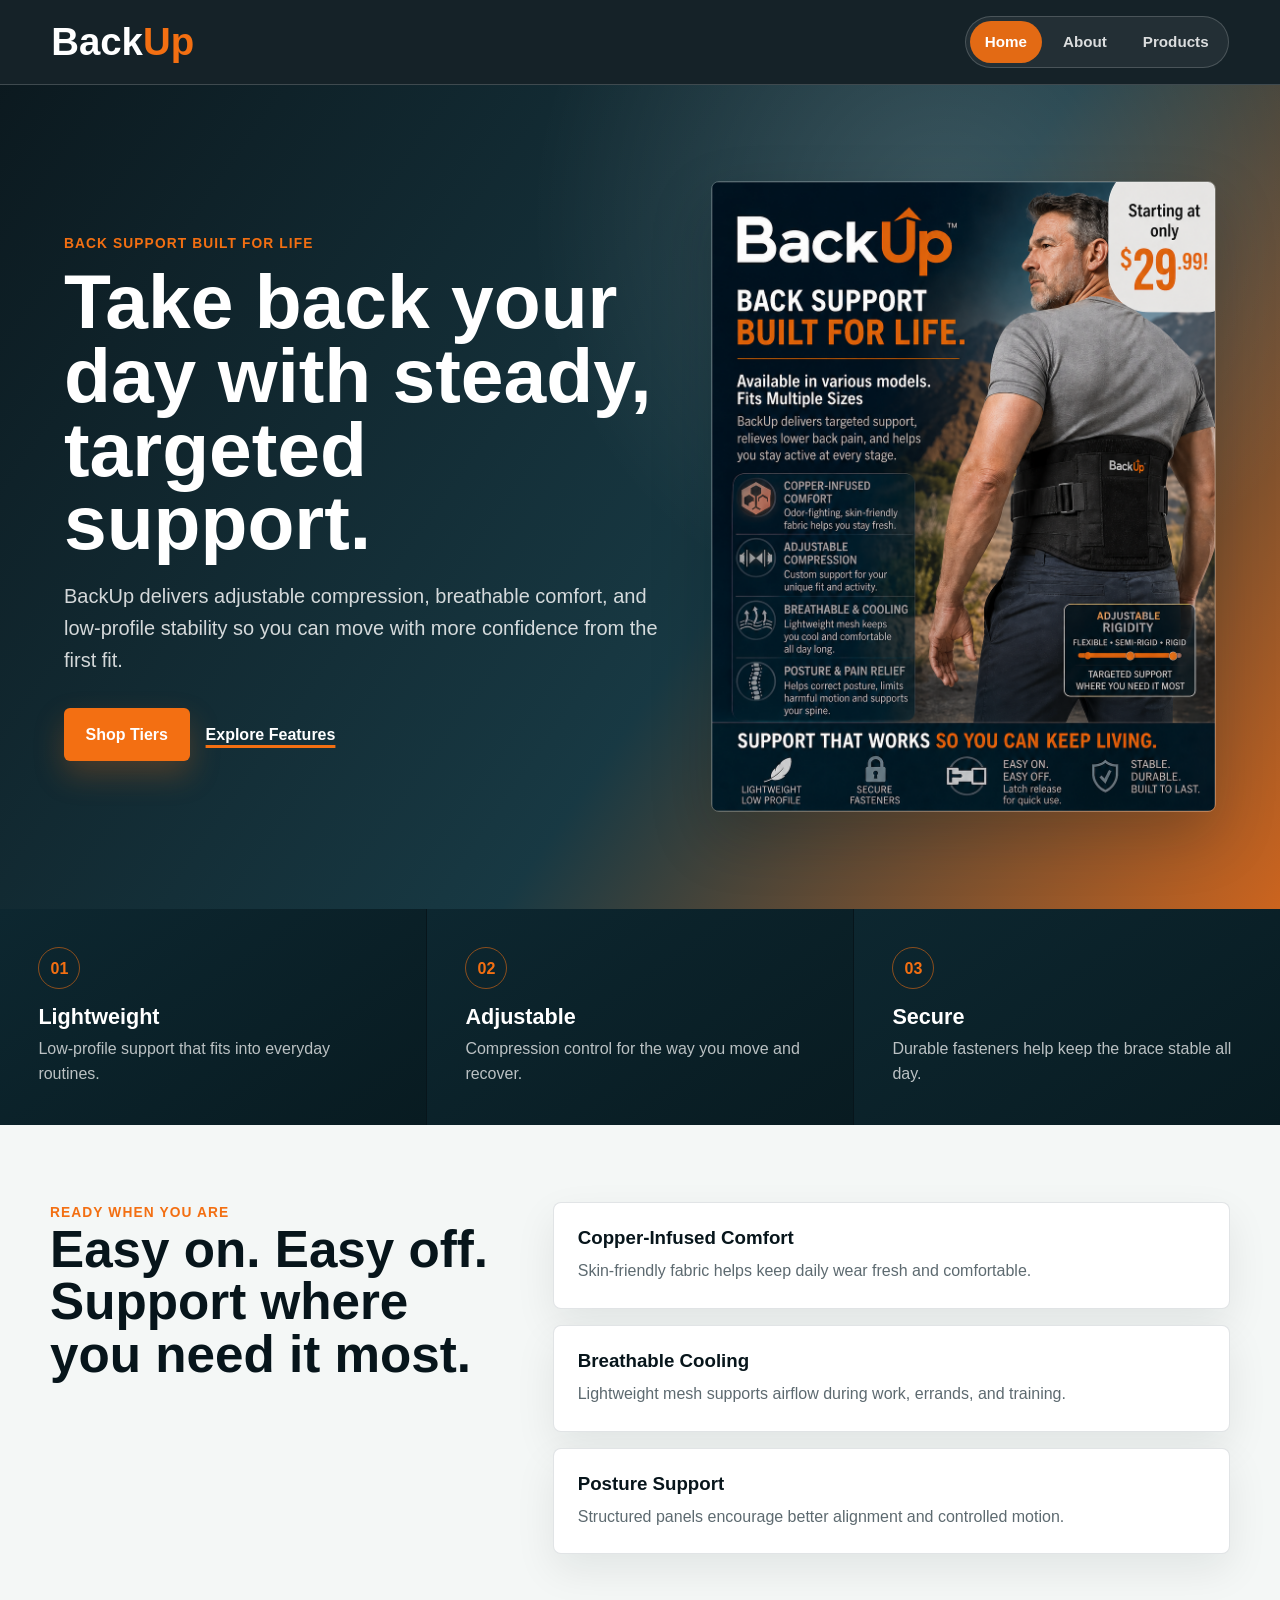
<file: index.html>
<!DOCTYPE html>
<html lang="en">
<head>
    <meta charset="UTF-8">
    <meta name="viewport" content="width=device-width, initial-scale=1.0">
    <meta name="description" content="BackUp back support delivers targeted, adjustable support for active daily living.">
    <link rel="stylesheet" href="style.css">
    <title>BackUp | Back Support Built for Life</title>
</head>
<body>
    <header class="site-header">
        <a class="brand" href="index.html" aria-label="BackUp home">
            <span>Back</span><strong>Up</strong>
        </a>
        <nav class="site-nav" aria-label="Main navigation">
            <a href="index.html" aria-current="page">Home</a>
            <a href="about.html">About</a>
            <a href="buy.html">Products</a>
        </nav>
    </header>

    <main>
        <section class="hero-section">
            <div class="hero-content">
                <p class="eyebrow">Back support built for life</p>
                <h1>Take back your day with steady, targeted support.</h1>
                <p class="hero-copy">BackUp delivers adjustable compression, breathable comfort, and low-profile stability so you can move with more confidence from the first fit.</p>
                <div class="hero-actions">
                    <a href="buy.html" class="cta-button">Shop Tiers</a>
                    <a href="about.html" class="text-link">Explore Features</a>
                </div>
            </div>
            <div class="hero-media" aria-label="BackUp product advertisement">
                <img src="backup-ad.png" alt="BackUp back support advertisement showing product features">
            </div>
        </section>

        <section class="support-strip" aria-label="BackUp advantages">
            <article>
                <span class="strip-icon">01</span>
                <h2>Lightweight</h2>
                <p>Low-profile support that fits into everyday routines.</p>
            </article>
            <article>
                <span class="strip-icon">02</span>
                <h2>Adjustable</h2>
                <p>Compression control for the way you move and recover.</p>
            </article>
            <article>
                <span class="strip-icon">03</span>
                <h2>Secure</h2>
                <p>Durable fasteners help keep the brace stable all day.</p>
            </article>
        </section>

        <section class="feature-section">
            <div>
                <p class="eyebrow">Ready when you are</p>
                <h2>Easy on. Easy off. Support where you need it most.</h2>
            </div>
            <div class="feature-grid">
                <article>
                    <h3>Copper-Infused Comfort</h3>
                    <p>Skin-friendly fabric helps keep daily wear fresh and comfortable.</p>
                </article>
                <article>
                    <h3>Breathable Cooling</h3>
                    <p>Lightweight mesh supports airflow during work, errands, and training.</p>
                </article>
                <article>
                    <h3>Posture Support</h3>
                    <p>Structured panels encourage better alignment and controlled motion.</p>
                </article>
            </div>
        </section>
    </main>
</body>
</html>
</file>
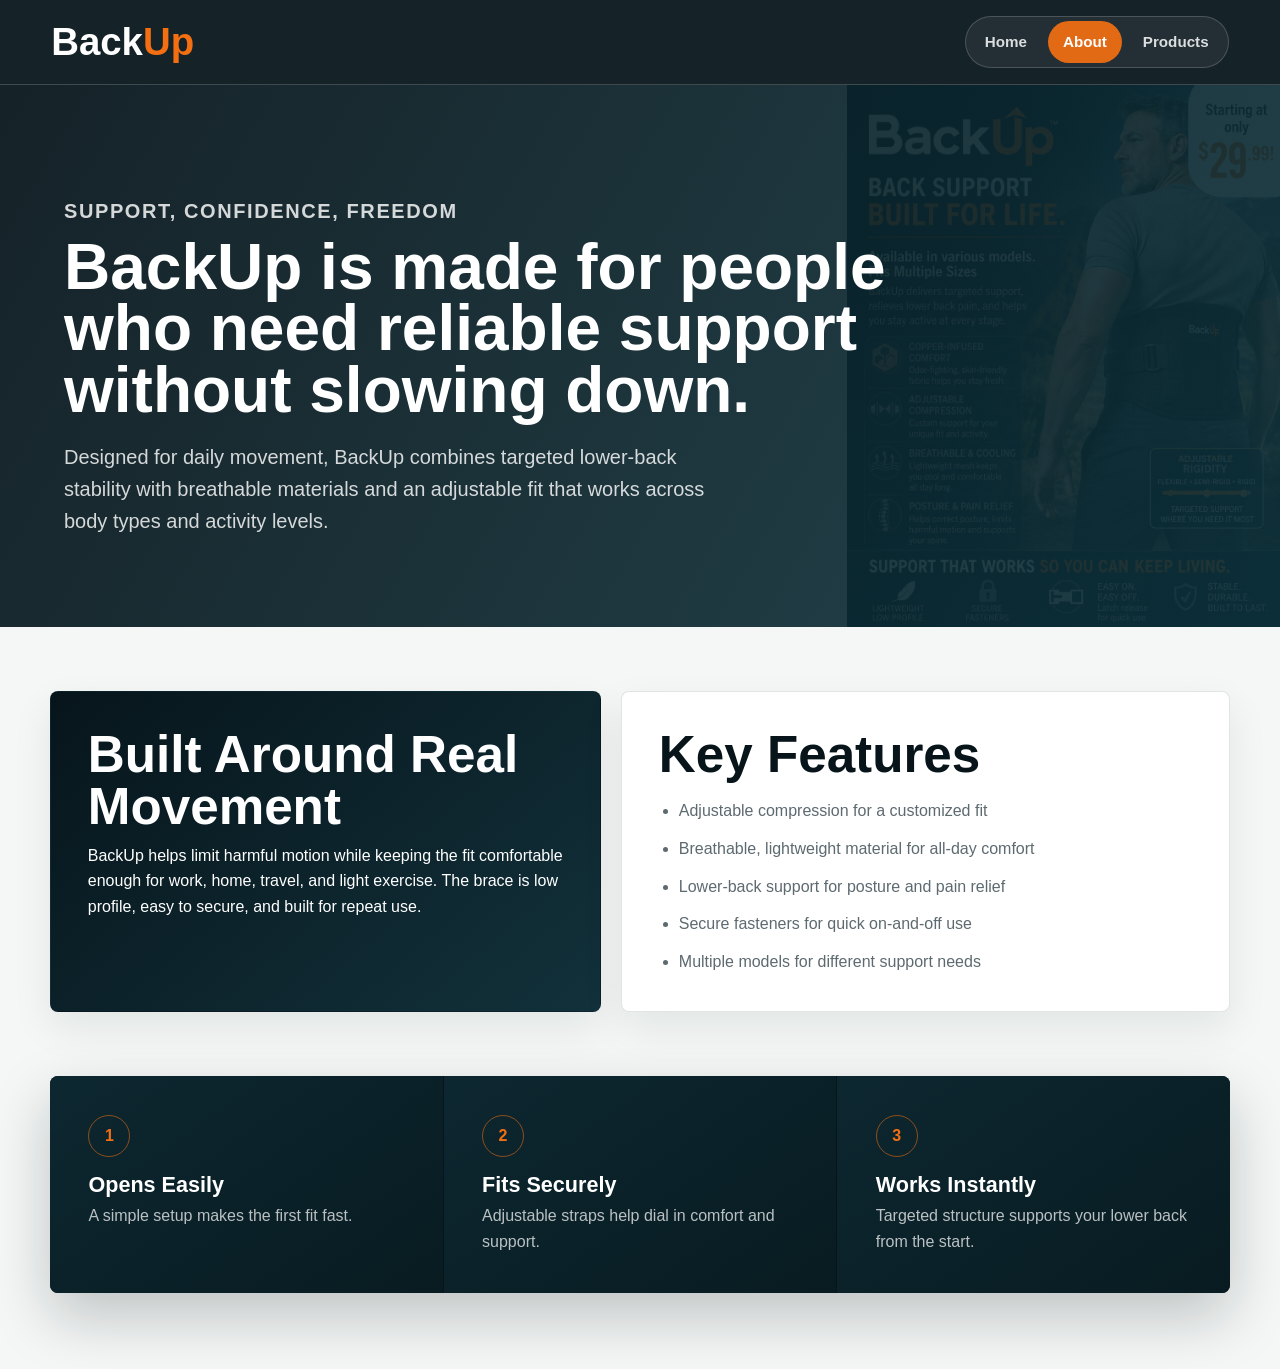
<file: about.html>
<!DOCTYPE html>
<html lang="en">
<head>
    <meta charset="UTF-8">
    <meta name="viewport" content="width=device-width, initial-scale=1.0">
    <meta name="description" content="Learn how BackUp supports posture, movement, and lower back comfort.">
    <link rel="stylesheet" href="style.css">
    <title>About BackUp</title>
</head>
<body>
    <header class="site-header">
        <a class="brand" href="index.html" aria-label="BackUp home">
            <span>Back</span><strong>Up</strong>
        </a>
        <nav class="site-nav" aria-label="Main navigation">
            <a href="index.html">Home</a>
            <a href="about.html" aria-current="page">About</a>
            <a href="buy.html">Products</a>
        </nav>
    </header>

    <main>
        <section class="page-hero compact-hero">
            <p class="eyebrow">Support, confidence, freedom</p>
            <h1>BackUp is made for people who need reliable support without slowing down.</h1>
            <p>Designed for daily movement, BackUp combines targeted lower-back stability with breathable materials and an adjustable fit that works across body types and activity levels.</p>
        </section>

        <section class="about-layout">
            <div class="about-card dark-card">
                <h2>Built Around Real Movement</h2>
                <p>BackUp helps limit harmful motion while keeping the fit comfortable enough for work, home, travel, and light exercise. The brace is low profile, easy to secure, and built for repeat use.</p>
            </div>
            <div class="about-card">
                <h2>Key Features</h2>
                <ul class="feature-list">
                    <li>Adjustable compression for a customized fit</li>
                    <li>Breathable, lightweight material for all-day comfort</li>
                    <li>Lower-back support for posture and pain relief</li>
                    <li>Secure fasteners for quick on-and-off use</li>
                    <li>Multiple models for different support needs</li>
                </ul>
            </div>
        </section>

        <section class="process-band">
            <article>
                <span>1</span>
                <h3>Opens Easily</h3>
                <p>A simple setup makes the first fit fast.</p>
            </article>
            <article>
                <span>2</span>
                <h3>Fits Securely</h3>
                <p>Adjustable straps help dial in comfort and support.</p>
            </article>
            <article>
                <span>3</span>
                <h3>Works Instantly</h3>
                <p>Targeted structure supports your lower back from the start.</p>
            </article>
        </section>
    </main>
</body>
</html>
</file>
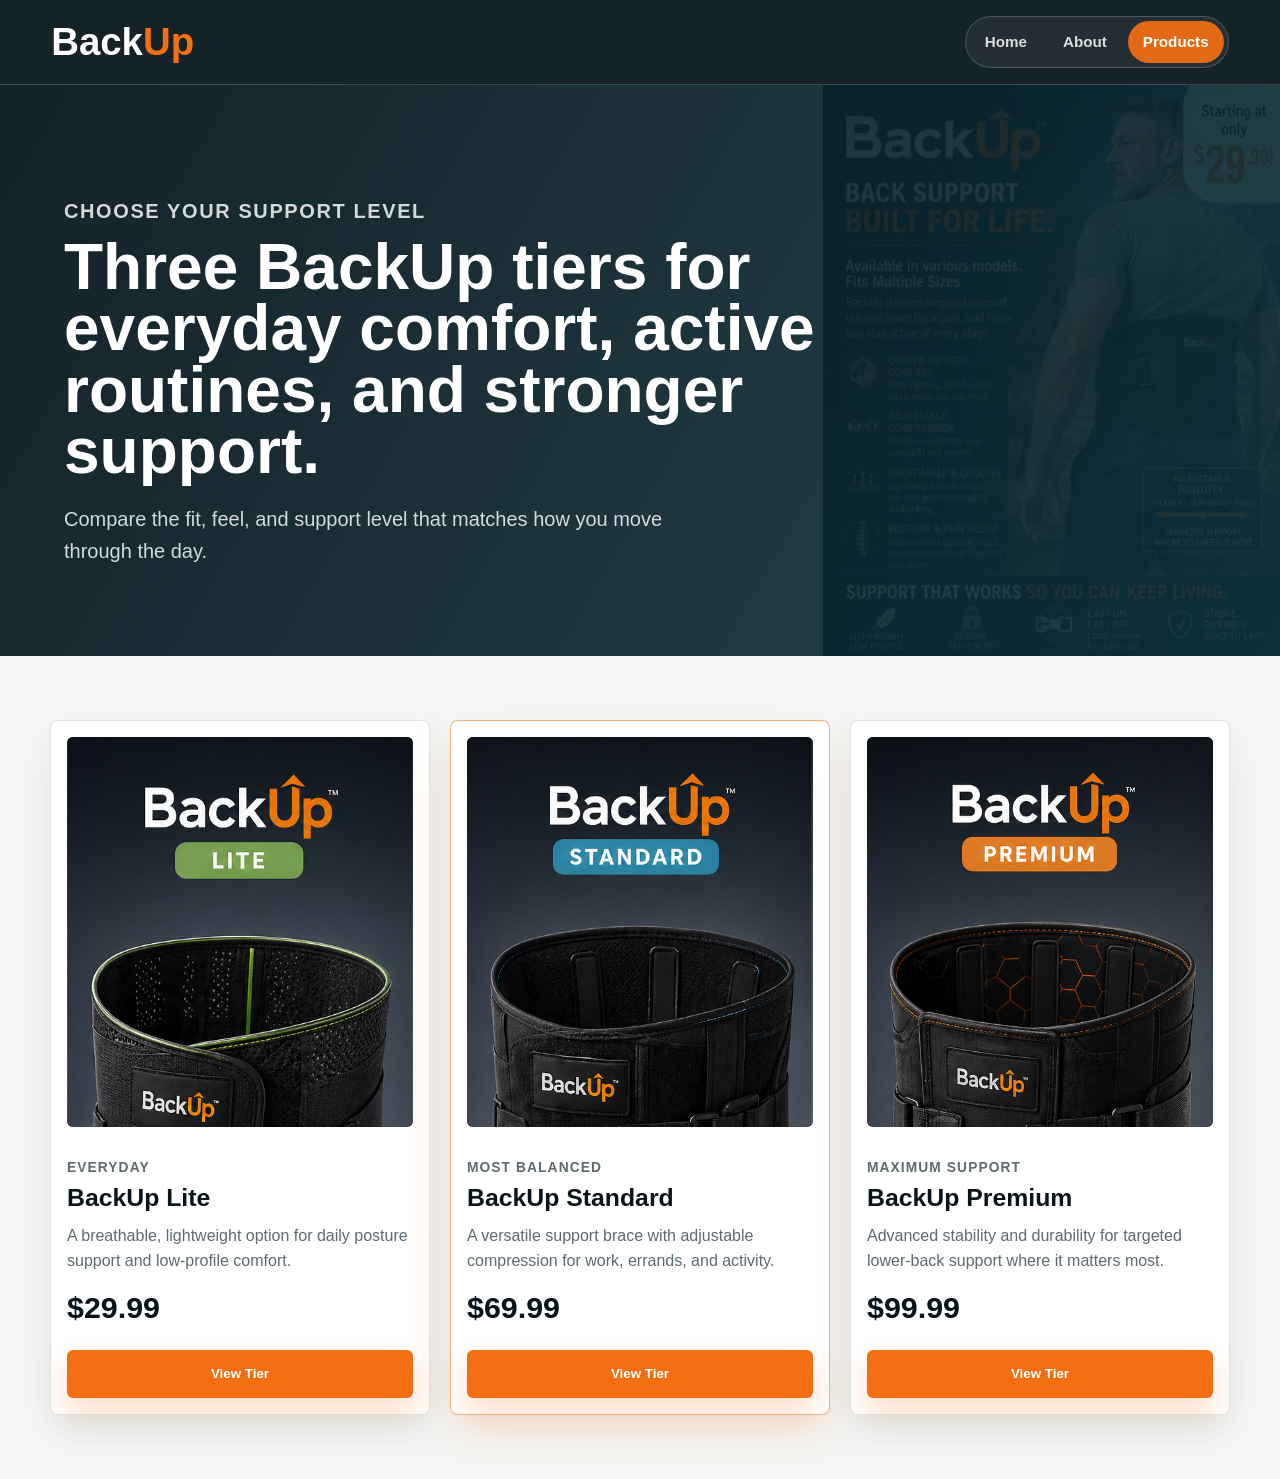
<file: buy.html>
<!DOCTYPE html>
<html lang="en">
<head>
    <meta charset="UTF-8">
    <meta name="viewport" content="width=device-width, initial-scale=1.0">
    <meta name="description" content="Compare BackUp Lite, Standard, and Premium back support tiers.">
    <link rel="stylesheet" href="style.css">
    <title>BackUp Products</title>
</head>
<body>
    <header class="site-header">
        <a class="brand" href="index.html" aria-label="BackUp home">
            <span>Back</span><strong>Up</strong>
        </a>
        <nav class="site-nav" aria-label="Main navigation">
            <a href="index.html">Home</a>
            <a href="about.html">About</a>
            <a href="buy.html" aria-current="page">Products</a>
        </nav>
    </header>

    <main>
        <section class="page-hero product-hero">
            <p class="eyebrow">Choose your support level</p>
            <h1>Three BackUp tiers for everyday comfort, active routines, and stronger support.</h1>
            <p>Compare the fit, feel, and support level that matches how you move through the day.</p>
        </section>

        <section class="grid-container" aria-label="BackUp product tiers">
            <article class="product-card">
                <div class="product-image-slot">
                    <img src="BackUp_Lite.png" alt="BackUp Lite back support brace">
                </div>
                <p class="tier-label">Everyday</p>
                <h2>BackUp Lite</h2>
                <p>A breathable, lightweight option for daily posture support and low-profile comfort.</p>
                <p class="price">$29.99</p>
                <button class="buy-button" type="button" data-tier="lite">View Tier</button>
            </article>
            <article class="product-card featured-card">
                <div class="product-image-slot">
                    <img src="BackUp_Standard.png" alt="BackUp Standard back support brace">
                </div>
                <p class="tier-label">Most Balanced</p>
                <h2>BackUp Standard</h2>
                <p>A versatile support brace with adjustable compression for work, errands, and activity.</p>
                <p class="price">$69.99</p>
                <button class="buy-button" type="button" data-tier="standard">View Tier</button>
            </article>
            <article class="product-card">
                <div class="product-image-slot">
                    <img src="BackUp_Premium.png" alt="BackUp Premium back support brace">
                </div>
                <p class="tier-label">Maximum Support</p>
                <h2>BackUp Premium</h2>
                <p>Advanced stability and durability for targeted lower-back support where it matters most.</p>
                <p class="price">$99.99</p>
                <button class="buy-button" type="button" data-tier="premium">View Tier</button>
            </article>
        </section>
    </main>

    <div class="modal-backdrop" id="tier-modal" role="dialog" aria-modal="true" aria-labelledby="modal-title" hidden>
        <div class="tier-modal">
            <button class="modal-close" type="button" aria-label="Close tier details">&times;</button>
            <div class="modal-image-frame">
                <img id="modal-image" src="BackUp_Standard.png" alt="">
            </div>
            <p class="eyebrow" id="modal-kicker">BackUp Tier</p>
            <h2 id="modal-title">BackUp Standard</h2>
            <p id="modal-copy"></p>
            <ul class="modal-list" id="modal-list"></ul>
            <div class="modal-footer">
                <span id="modal-price"></span>
                <button class="cta-button modal-select" type="button">Choose This Tier</button>
            </div>
        </div>
    </div>

    <script>
        const tiers = {
            lite: {
                kicker: "Everyday Support",
                title: "BackUp Lite",
                copy: "A lean, breathable brace for daily posture awareness and light support under everyday clothing.",
                price: "$29.99",
                image: "BackUp_Lite.png",
                imageAlt: "BackUp Lite back support brace",
                features: ["Lightweight fabric", "Low-profile fit", "Quick strap adjustment"]
            },
            standard: {
                kicker: "Most Balanced",
                title: "BackUp Standard",
                copy: "A dependable all-around brace for adjustable compression, secure fit, and regular movement.",
                price: "$69.99",
                image: "BackUp_Standard.png",
                imageAlt: "BackUp Standard back support brace",
                features: ["Adjustable compression", "Breathable support panels", "Secure fasteners"]
            },
            premium: {
                kicker: "Maximum Support",
                title: "BackUp Premium",
                copy: "A stronger support tier for people who want enhanced structure, stability, and longer-wear durability.",
                price: "$99.99",
                image: "BackUp_Premium.png",
                imageAlt: "BackUp Premium back support brace",
                features: ["Advanced support structure", "Durable construction", "Targeted lower-back stability"]
            }
        };

        const modal = document.getElementById("tier-modal");
        const modalKicker = document.getElementById("modal-kicker");
        const modalTitle = document.getElementById("modal-title");
        const modalCopy = document.getElementById("modal-copy");
        const modalPrice = document.getElementById("modal-price");
        const modalImage = document.getElementById("modal-image");
        const modalList = document.getElementById("modal-list");
        const closeButton = modal.querySelector(".modal-close");
        const selectButton = modal.querySelector(".modal-select");

        function openModal(tierName) {
            const tier = tiers[tierName];
            modalKicker.textContent = tier.kicker;
            modalTitle.textContent = tier.title;
            modalCopy.textContent = tier.copy;
            modalPrice.textContent = tier.price;
            modalImage.src = tier.image;
            modalImage.alt = tier.imageAlt;
            modalList.innerHTML = tier.features.map((feature) => `<li>${feature}</li>`).join("");
            modal.hidden = false;
            closeButton.focus();
        }

        function closeModal() {
            modal.hidden = true;
        }

        document.querySelectorAll("[data-tier]").forEach((button) => {
            button.addEventListener("click", () => openModal(button.dataset.tier));
        });

        closeButton.addEventListener("click", closeModal);
        selectButton.addEventListener("click", closeModal);
        modal.addEventListener("click", (event) => {
            if (event.target === modal) {
                closeModal();
            }
        });
        document.addEventListener("keydown", (event) => {
            if (event.key === "Escape" && !modal.hidden) {
                closeModal();
            }
        });
    </script>
</body>
</html>
</file>
<file: style.css>
:root {
    --ink: #07151b;
    --ink-2: #0d2730;
    --panel: #12313b;
    --panel-soft: #e9eef0;
    --orange: #f36f12;
    --orange-dark: #bd4d08;
    --copper: #c98262;
    --text: #172126;
    --muted: #5d6a70;
    --white: #ffffff;
    --line: rgba(255, 255, 255, 0.18);
    --shadow: 0 24px 60px rgba(5, 15, 20, 0.22);
}

* {
    margin: 0;
    padding: 0;
    box-sizing: border-box;
}

html {
    scroll-behavior: smooth;
}

body {
    min-height: 100vh;
    font-family: Arial, Helvetica, sans-serif;
    line-height: 1.6;
    color: var(--text);
    background: #f4f7f6;
}

img {
    display: block;
    max-width: 100%;
}

.site-header {
    position: sticky;
    top: 0;
    z-index: 10;
    display: flex;
    justify-content: space-between;
    align-items: center;
    gap: 1.5rem;
    padding: 1rem clamp(1rem, 4vw, 4rem);
    background: rgba(7, 21, 27, 0.94);
    color: var(--white);
    border-bottom: 1px solid var(--line);
    backdrop-filter: blur(14px);
}

.brand {
    color: var(--white);
    text-decoration: none;
    font-size: clamp(1.7rem, 4vw, 2.4rem);
    font-weight: 900;
    letter-spacing: 0;
    line-height: 1;
}

.brand strong {
    color: var(--orange);
}

.site-nav {
    display: flex;
    align-items: center;
    gap: 0.35rem;
    padding: 0.25rem;
    background: rgba(255, 255, 255, 0.06);
    border: 1px solid var(--line);
    border-radius: 999px;
}

.site-nav a {
    color: rgba(255, 255, 255, 0.84);
    text-decoration: none;
    padding: 0.55rem 0.95rem;
    border-radius: 999px;
    font-size: 0.95rem;
    font-weight: 700;
    transition: background 0.2s ease, color 0.2s ease;
}

.site-nav a:hover,
.site-nav a[aria-current="page"] {
    color: var(--white);
    background: rgba(243, 111, 18, 0.92);
}

.hero-section {
    display: grid;
    grid-template-columns: minmax(0, 0.92fr) minmax(320px, 0.78fr);
    align-items: center;
    gap: clamp(2rem, 4vw, 5rem);
    min-height: calc(100vh - 76px);
    padding: clamp(3rem, 7vw, 6rem) clamp(1rem, 5vw, 5rem);
    color: var(--white);
    background:
        radial-gradient(circle at 74% 16%, rgba(255, 255, 255, 0.16), transparent 26rem),
        linear-gradient(125deg, rgba(7, 21, 27, 0.98) 0%, rgba(10, 45, 56, 0.94) 58%, rgba(199, 84, 7, 0.9) 100%);
    overflow: hidden;
}

.hero-content {
    max-width: 720px;
}

.eyebrow,
.tier-label {
    color: var(--orange);
    font-size: 0.86rem;
    font-weight: 900;
    letter-spacing: 0.08em;
    text-transform: uppercase;
}

.hero-section h1,
.page-hero h1 {
    max-width: 880px;
    margin-top: 0.65rem;
    font-size: clamp(2.55rem, 6vw, 5.8rem);
    line-height: 0.96;
    color: var(--white);
    letter-spacing: 0;
}

.hero-copy,
.page-hero p {
    max-width: 670px;
    margin-top: 1.25rem;
    color: rgba(255, 255, 255, 0.82);
    font-size: clamp(1rem, 2vw, 1.25rem);
}

.hero-actions {
    display: flex;
    flex-wrap: wrap;
    align-items: center;
    gap: 1rem;
    margin-top: 2rem;
}

.cta-button,
.buy-button {
    display: inline-flex;
    align-items: center;
    justify-content: center;
    min-height: 48px;
    padding: 0.85rem 1.35rem;
    color: var(--white);
    background: var(--orange);
    border: 0;
    border-radius: 6px;
    font-weight: 900;
    text-decoration: none;
    cursor: pointer;
    box-shadow: 0 14px 30px rgba(243, 111, 18, 0.25);
    transition: background 0.2s ease, transform 0.2s ease, box-shadow 0.2s ease;
}

.cta-button:hover,
.buy-button:hover {
    background: var(--orange-dark);
    transform: translateY(-2px);
    box-shadow: 0 18px 34px rgba(189, 77, 8, 0.28);
}

.text-link {
    color: var(--white);
    font-weight: 800;
    text-decoration-color: var(--orange);
    text-decoration-thickness: 3px;
    text-underline-offset: 0.3rem;
}

.hero-media {
    position: relative;
    border: 1px solid rgba(255, 255, 255, 0.22);
    border-radius: 8px;
    overflow: hidden;
    box-shadow: var(--shadow);
}

.hero-media::before {
    content: "";
    position: absolute;
    inset: 0;
    pointer-events: none;
    box-shadow: inset 0 0 0 1px rgba(255, 255, 255, 0.12);
}

.hero-media img {
    width: 100%;
    aspect-ratio: 4 / 5;
    object-fit: cover;
    object-position: top center;
}

.support-strip,
.process-band {
    display: grid;
    grid-template-columns: repeat(3, minmax(0, 1fr));
    gap: 1px;
    background: var(--ink);
    color: var(--white);
}

.support-strip article,
.process-band article {
    padding: clamp(1.25rem, 3vw, 2.4rem);
    background: linear-gradient(145deg, var(--ink-2), #081b21);
}

.strip-icon,
.process-band span {
    display: inline-flex;
    align-items: center;
    justify-content: center;
    width: 42px;
    height: 42px;
    margin-bottom: 1rem;
    color: var(--orange);
    border: 1px solid rgba(243, 111, 18, 0.55);
    border-radius: 50%;
    font-weight: 900;
}

.support-strip h2,
.process-band h3 {
    color: var(--white);
    font-size: 1.35rem;
    line-height: 1.15;
}

.support-strip p,
.process-band p {
    max-width: 28rem;
    margin-top: 0.35rem;
    color: rgba(255, 255, 255, 0.72);
}

.feature-section,
.about-layout,
.grid-container {
    width: min(1180px, calc(100% - 2rem));
    margin: 0 auto;
}

.feature-section {
    display: grid;
    grid-template-columns: minmax(0, 0.8fr) minmax(0, 1.2fr);
    gap: clamp(1.5rem, 4vw, 4rem);
    align-items: start;
    padding: clamp(3rem, 6vw, 5rem) 0;
}

.feature-section h2,
.about-card h2 {
    color: var(--ink);
    font-size: clamp(2rem, 4vw, 3.3rem);
    line-height: 1.02;
}

.feature-grid {
    display: grid;
    gap: 1rem;
}

.feature-grid article,
.about-card,
.product-card {
    border: 1px solid rgba(13, 39, 48, 0.12);
    border-radius: 8px;
    background: var(--white);
    box-shadow: 0 16px 40px rgba(7, 21, 27, 0.08);
}

.feature-grid article {
    padding: 1.5rem;
}

.feature-grid h3,
.product-card h2 {
    color: var(--ink);
    line-height: 1.15;
}

.feature-grid p,
.about-card p,
.product-card p {
    margin-top: 0.6rem;
    color: var(--muted);
}

.page-hero {
    padding: clamp(3.5rem, 7vw, 6rem) clamp(1rem, 5vw, 5rem);
    color: var(--white);
    background:
        linear-gradient(120deg, rgba(7, 21, 27, 0.94), rgba(13, 49, 59, 0.9)),
        url("backup-ad.png") top right / auto 120% no-repeat;
}

.compact-hero h1,
.product-hero h1 {
    font-size: clamp(2.25rem, 5vw, 4.4rem);
}

.about-layout {
    display: grid;
    grid-template-columns: 0.95fr 1.05fr;
    gap: 1.25rem;
    padding: clamp(2.5rem, 5vw, 4rem) 0;
}

.about-card {
    padding: clamp(1.35rem, 3vw, 2.3rem);
}

.dark-card {
    color: var(--white);
    background: linear-gradient(140deg, var(--ink), var(--panel));
}

.dark-card h2,
.dark-card p {
    color: var(--white);
}

.feature-list {
    display: grid;
    gap: 0.75rem;
    margin-top: 1.1rem;
    padding-left: 1.25rem;
    color: var(--muted);
}

.process-band {
    width: min(1180px, calc(100% - 2rem));
    margin: 0 auto clamp(3rem, 6vw, 5rem);
    border-radius: 8px;
    overflow: hidden;
    box-shadow: var(--shadow);
}

.grid-container {
    display: grid;
    grid-template-columns: repeat(3, minmax(0, 1fr));
    gap: 1.25rem;
    padding: clamp(2.5rem, 5vw, 4rem) 0;
}

.product-card {
    display: flex;
    flex-direction: column;
    min-height: 100%;
    padding: 1rem;
    transition: transform 0.2s ease, box-shadow 0.2s ease;
}

.product-card:hover {
    transform: translateY(-6px);
    box-shadow: 0 24px 50px rgba(7, 21, 27, 0.16);
}

.featured-card {
    border-color: rgba(243, 111, 18, 0.55);
    box-shadow: 0 20px 50px rgba(243, 111, 18, 0.14);
}

.product-image-slot {
    position: relative;
    display: block;
    height: clamp(260px, 32vw, 390px);
    margin-bottom: 1.25rem;
    border-radius: 6px;
    overflow: hidden;
    background: linear-gradient(145deg, #101b21, #344047);
}

.product-image-slot img {
    width: 100%;
    height: 100%;
    object-fit: cover;
    object-position: center top;
    transition: transform 0.25s ease;
}

.product-card:hover .product-image-slot img {
    transform: scale(1.025);
}

.product-card h2 {
    margin-top: 0.35rem;
    font-size: 1.55rem;
}

.price {
    margin-top: auto;
    color: var(--ink) !important;
    font-size: 1.9rem;
    font-weight: 900;
}

.buy-button {
    width: 100%;
    margin-top: 1.1rem;
}

.modal-backdrop {
    position: fixed;
    inset: 0;
    z-index: 30;
    display: grid;
    place-items: center;
    padding: 1rem;
    background: rgba(7, 21, 27, 0.78);
    backdrop-filter: blur(8px);
}

.modal-backdrop[hidden] {
    display: none;
}

.tier-modal {
    position: relative;
    width: min(560px, 100%);
    max-height: calc(100vh - 2rem);
    overflow-y: auto;
    padding: clamp(1.35rem, 4vw, 2.25rem);
    color: var(--white);
    background: linear-gradient(145deg, var(--ink), var(--panel));
    border: 1px solid rgba(255, 255, 255, 0.18);
    border-radius: 8px;
    box-shadow: var(--shadow);
}

.modal-image-frame {
    height: clamp(500px, 42vh, 880px);
    margin: 0 0 1.4rem;
    overflow: hidden;
    border: 1px solid rgba(255, 255, 255, 0.16);
    border-radius: 6px;
    background: linear-gradient(145deg, #101b21, #344047);
}

.modal-image-frame img {
    width: 100%;
    height: 100%;
    object-fit: fill;
    object-position: center top;
}

.modal-close {
    position: absolute;
    top: 0.85rem;
    right: 0.85rem;
    display: grid;
    place-items: center;
    width: 42px;
    height: 42px;
    color: var(--white);
    background: rgba(255, 255, 255, 0.1);
    border: 1px solid rgba(255, 255, 255, 0.18);
    border-radius: 50%;
    cursor: pointer;
    font-size: 1.7rem;
    line-height: 1;
}

.tier-modal h2 {
    margin-top: 0.5rem;
    color: var(--white);
    font-size: clamp(2rem, 5vw, 3rem);
    line-height: 1;
}

.tier-modal p {
    margin-top: 1rem;
    color: rgba(255, 255, 255, 0.76);
}

.modal-list {
    display: grid;
    gap: 0.65rem;
    margin: 1.25rem 0 0;
    padding-left: 1.25rem;
}

.modal-list li {
    color: rgba(255, 255, 255, 0.86);
}

.modal-footer {
    display: flex;
    align-items: center;
    justify-content: space-between;
    gap: 1rem;
    margin-top: 1.75rem;
    padding-top: 1.25rem;
    border-top: 1px solid rgba(255, 255, 255, 0.14);
}

.modal-footer span {
    color: var(--white);
    font-size: 2rem;
    font-weight: 900;
}

@media (max-width: 900px) {
    .hero-section,
    .feature-section,
    .about-layout,
    .grid-container,
    .support-strip,
    .process-band {
        grid-template-columns: 1fr;
    }

    .hero-section {
        min-height: auto;
    }

    .hero-media img {
        aspect-ratio: 16 / 12;
    }
}

@media (max-width: 640px) {
    .site-header {
        position: static;
        align-items: flex-start;
        flex-direction: column;
    }

    .site-nav {
        width: 100%;
        justify-content: space-between;
        border-radius: 8px;
    }

    .site-nav a {
        flex: 1;
        padding: 0.55rem 0.45rem;
        text-align: center;
    }

    .hero-section h1,
    .page-hero h1 {
        font-size: 2.35rem;
        line-height: 1.03;
    }

    .page-hero {
        background:
            linear-gradient(120deg, rgba(7, 21, 27, 0.96), rgba(13, 49, 59, 0.9)),
            url("backup-ad.png") top right / auto 100% no-repeat;
    }

    .hero-actions,
    .modal-footer {
        align-items: stretch;
        flex-direction: column;
    }

    .product-image-slot {
        height: min(112vw, 430px);
    }

    .modal-image-frame {
        height: min(88vw, 340px);
    }

    .cta-button {
        width: 100%;
    }
}
</file>
